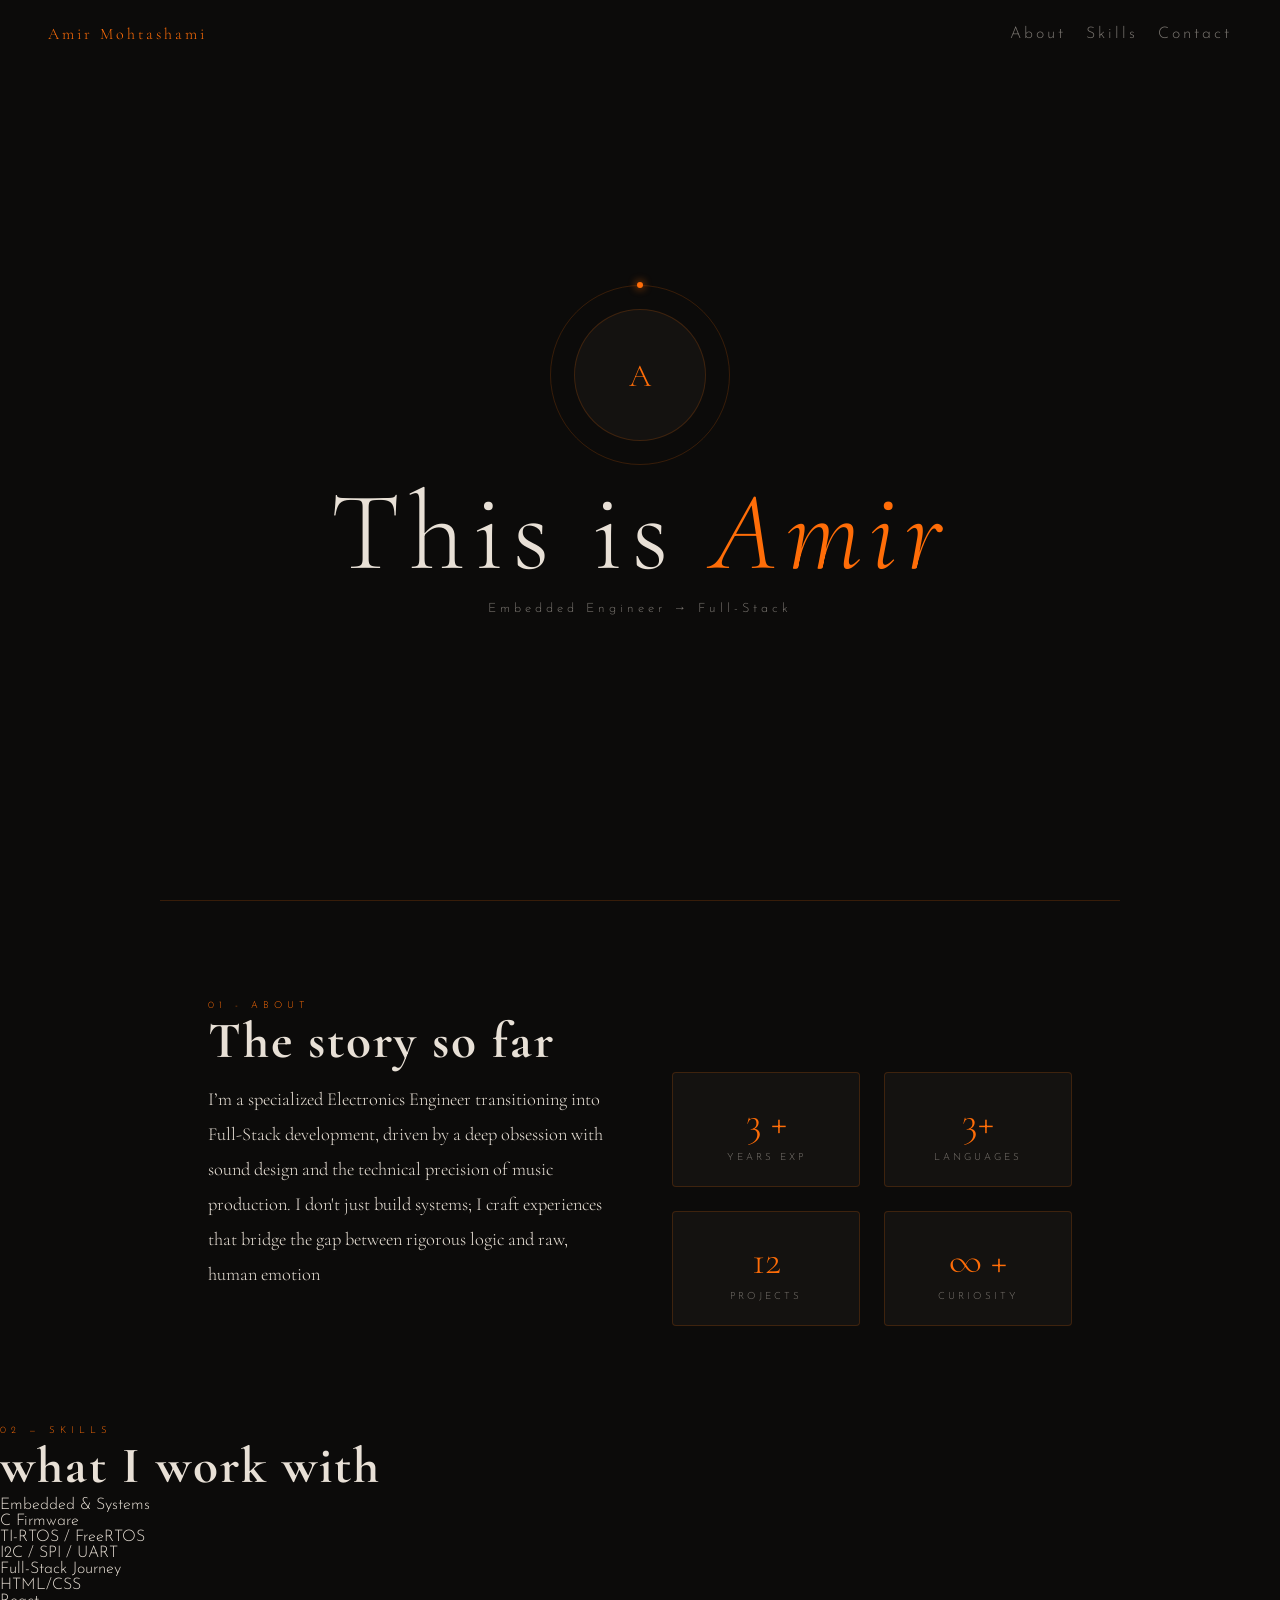
<file: index.html>
<!doctype html>
<html lang="en">
  <head>
    <meta charset="UTF-8" />
    <meta name="viewport" content="width=device-width, initial-scale=1.0" />
    <title>Amir — Portfolio</title>
    <link rel="stylesheet" href="./style.css" />
    <link rel="preconnect" href="https://fonts.googleapis.com" />
    <link rel="preconnect" href="https://fonts.gstatic.com" crossorigin />
    <link
      href="https://fonts.googleapis.com/css2?family=Cormorant+Garamond:ital,wght@0,300..700;1,300..700&family=Josefin+Sans:ital,wght@0,100..700;1,100..700&display=swap"
      rel="stylesheet"
    />
  </head>
  <body>
    <nav>
      <div class="nav-logo">Amir Mohtashami</div>
      <ul class="nav-links">
        <li><a href="#">About</a></li>
        <li><a href="#">Skills</a></li>
        <li><a href="#">Contact</a></li>
      </ul>
    </nav>
    <section id="hero">
      <div class="orbit-ring">
        <div class="orbit-dot"></div>
        <div class="orbit-avatar"><span>A</span></div>
      </div>
      <h1 class="hero-name">This is <em>Amir</em></h1>
      <p class="hero-role">Embedded Engineer <span>→</span> Full-Stack</p>
    </section>
    <section id="about">
      <div class="section-label">01 - About</div>
      <h2>The story so far</h2>
      <div class="about-grid">
        <div class="about-text">
          I’m a specialized Electronics Engineer transitioning into Full-Stack
          development, driven by a deep obsession with sound design and the
          technical precision of music production. I don't just build systems; I
          craft experiences that bridge the gap between rigorous logic and raw,
          human emotion
        </div>
        <div class="about-stats">
          <div class="stat-card">
            <div class="stat-number">3 +</div>
            <div class="stat-label">years exp</div>
          </div>
          <div class="stat-card">
            <div class="stat-number">3+</div>
            <div class="stat-label">languages</div>
          </div>
          <div class="stat-card">
            <div class="stat-number">12</div>
            <div class="stat-label">Projects</div>
          </div>
          <div class="stat-card">
            <div class="stat-number">∞ +</div>
            <div class="stat-label">Curiosity</div>
          </div>
        </div>
      </div>
    </section>

    <section id="skills">
      <div class="section-label">02 — Skills</div>
      <h2>what I work with</h2>
      <div class="skills-grid">
        <div class="skill-group">
          <div class="skill-group-title">Embedded & Systems</div>
          <div class="skill-list">
            <div class="skill-item">
              <div class="skill-name">C Firmware</div>
              <div class="skill-bar">
                <div class="skill-fill" data-width="95"></div>
              </div>
            </div>
            <div class="skill-item">
              <div class="skill-name">TI-RTOS / FreeRTOS</div>
              <div class="skill-bar">
                <div class="skill-fill" data-width="85"></div>
              </div>
            </div>

            <div class="skill-item">
              <div class="skill-name">I2C / SPI / UART</div>
              <div class="skill-bar">
                <div class="skill-fill" data-width="90"></div>
              </div>
            </div>
          </div>
        </div>

        <div class="skill-group">
          <div class="skill-group-title">Full-Stack Journey</div>
          <div class="skill-list">
            <div class="skill-item">
              <div class="skill-name">HTML/CSS</div>
              <div class="skill-bar">
                <div class="skill-fill" data-width="95"></div>
              </div>
            </div>

            <div class="skill-item">
              <div class="skill-name">React</div>
              <div class="skill-bar">
                <div class="skill-fill" data-width="85"></div>
              </div>
            </div>

            <div class="skill-item">
              <div class="skill-name">JavaScript</div>
              <div class="skill-bar">
                <div class="skill-fill" data-width="90"></div>
              </div>
            </div>
          </div>
        </div>
      </div>
    </section>
  </body>
</html>
</file>
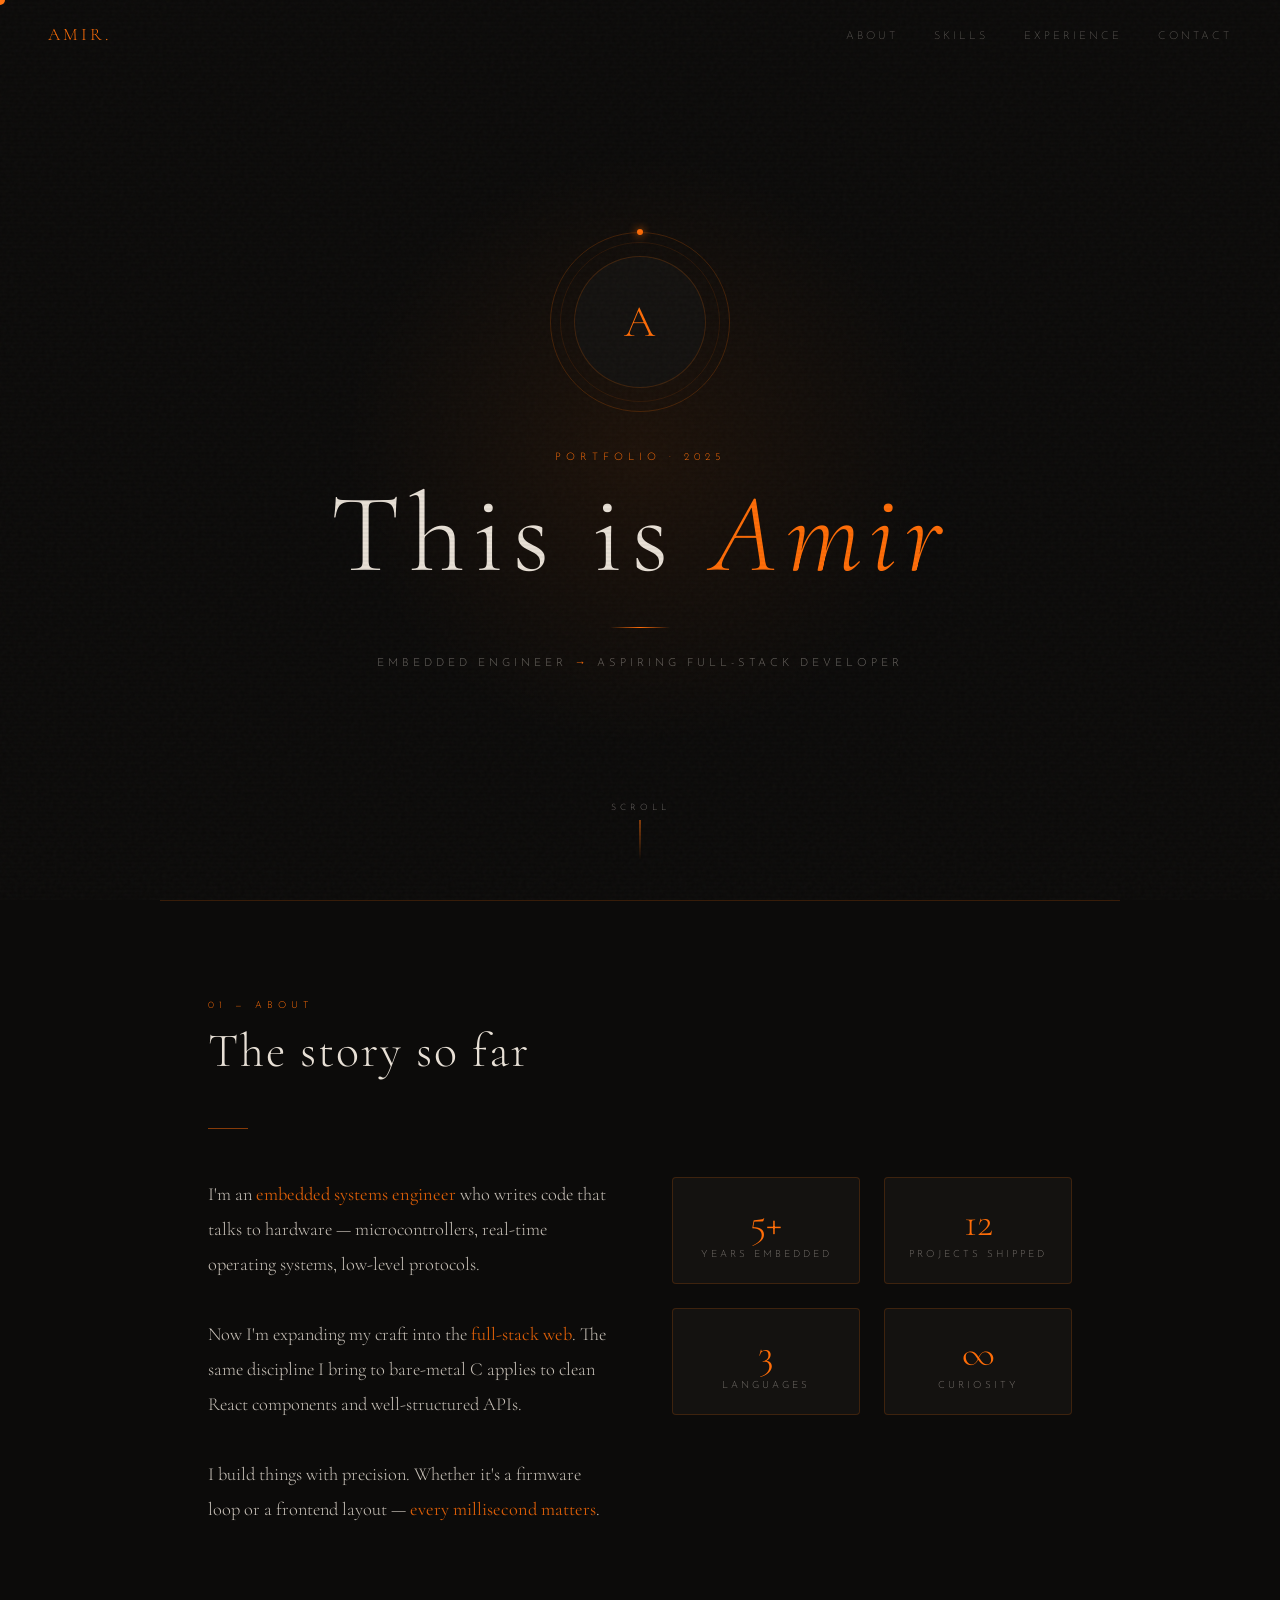
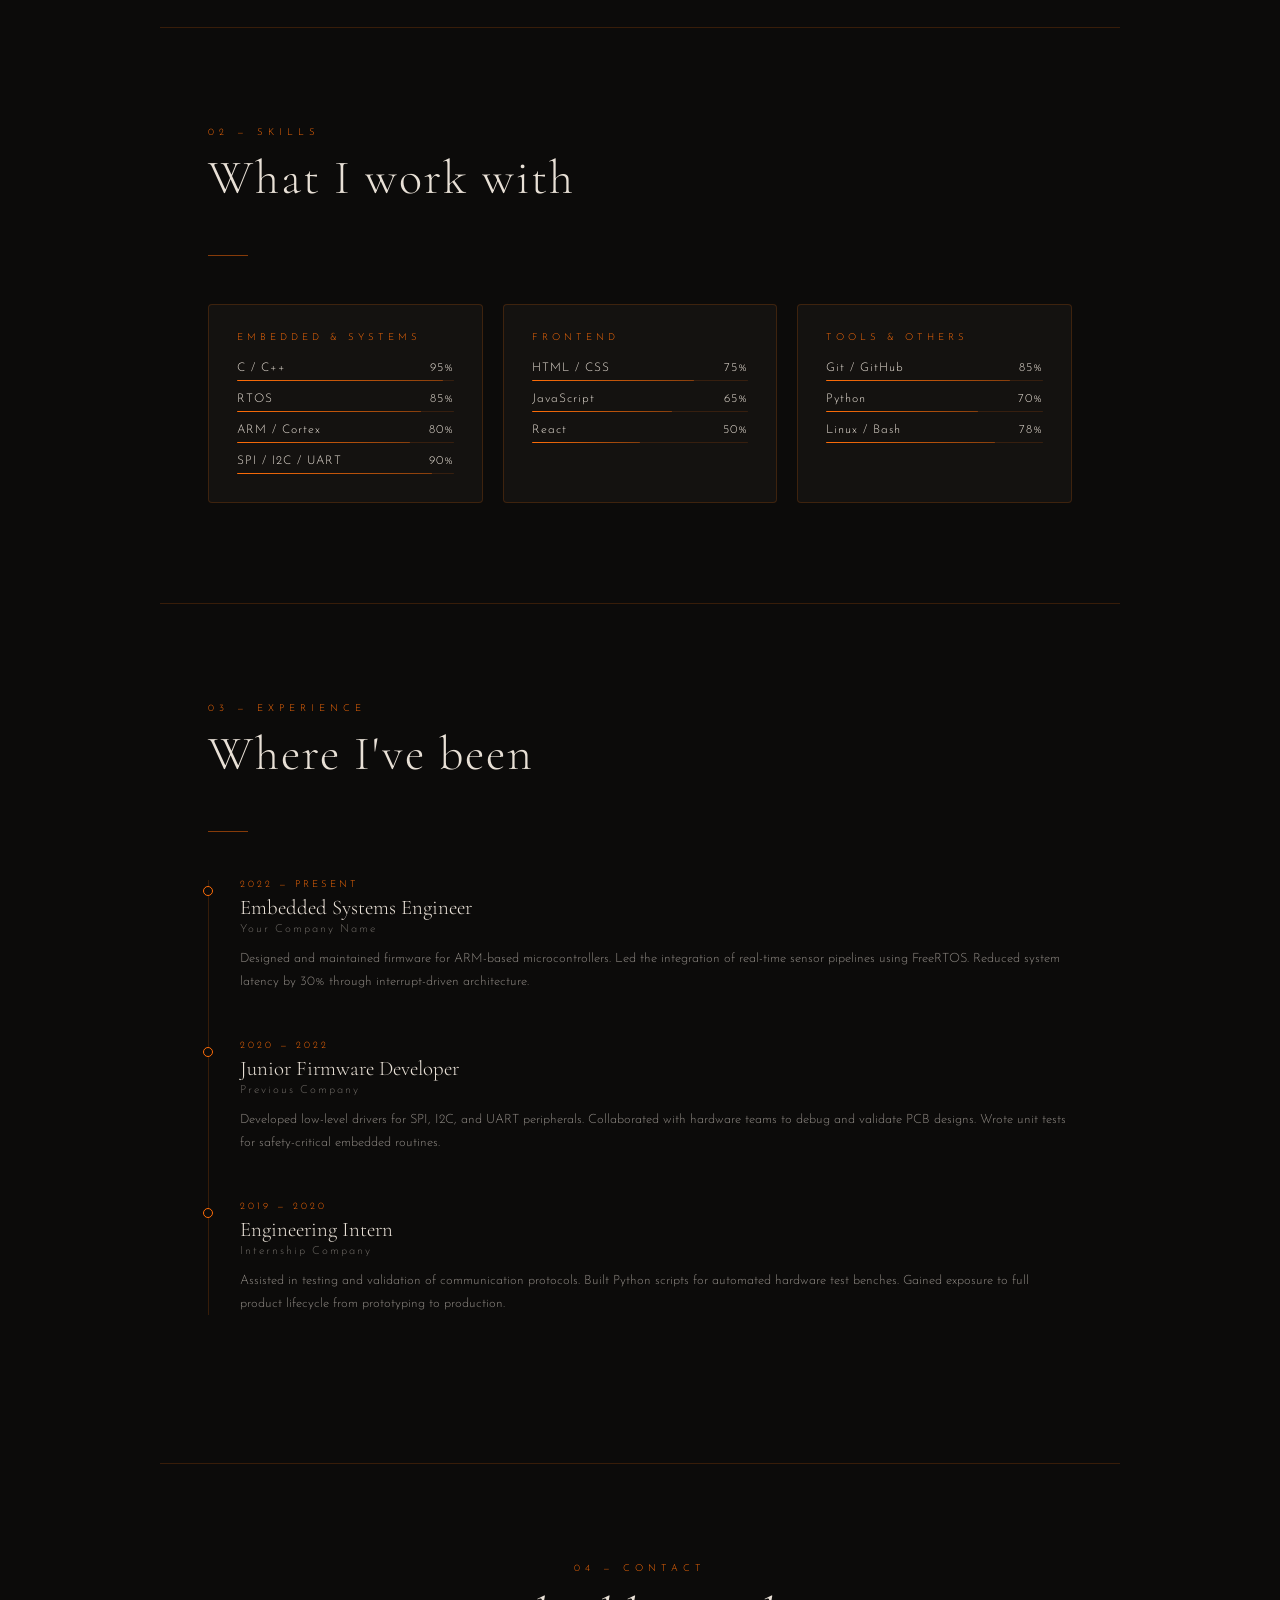
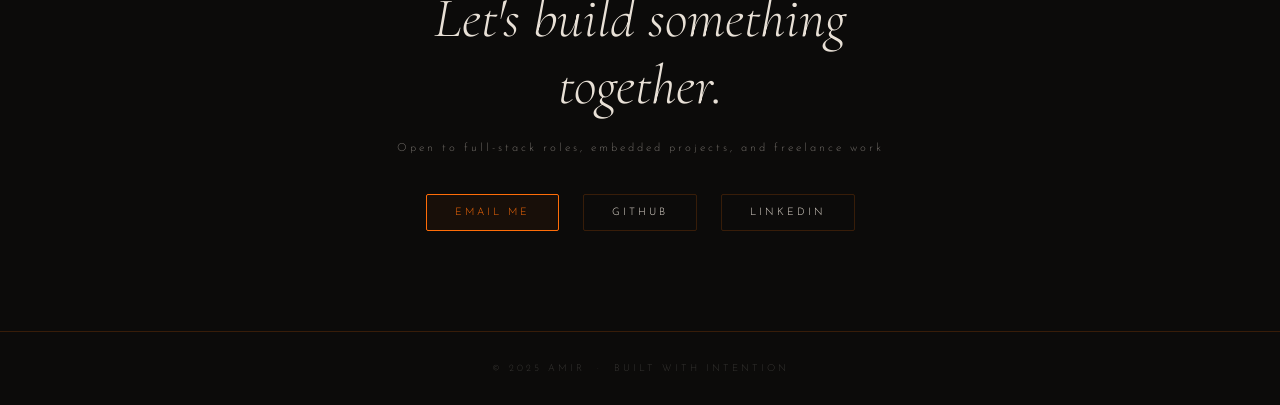
<file: solution.html>
<!doctype html>
<html lang="en">
  <head>
    <meta charset="UTF-8" />
    <meta name="viewport" content="width=device-width, initial-scale=1.0" />
    <title>Amir — Portfolio</title>
    <link rel="preconnect" href="https://fonts.googleapis.com" />
    <link rel="preconnect" href="https://fonts.gstatic.com" crossorigin />
    <link
      href="https://fonts.googleapis.com/css2?family=Cormorant+Garamond:ital,wght@0,300;0,400;1,300&family=Josefin+Sans:wght@200;300;400&display=swap"
      rel="stylesheet"
    />
    <style>
      /* ── Reset & base ── */
      *,
      *::before,
      *::after {
        box-sizing: border-box;
        margin: 0;
        padding: 0;
      }

      :root {
        --orange: #ff6d08;
        --orange-dim: rgba(255, 109, 8, 0.15);
        --orange-faint: rgba(255, 109, 8, 0.05);
        --dark: #0c0b0a;
        --surface: #141210;
        --border: rgba(255, 109, 8, 0.18);
        --text: #e8e0d6;
        --muted: rgba(232, 224, 214, 0.45);
        --sans: "Josefin Sans", sans-serif;
        --serif: "Cormorant Garamond", serif;
      }

      html {
        scroll-behavior: smooth;
      }

      body {
        background: var(--dark);
        color: var(--text);
        font-family: var(--sans);
        font-weight: 300;
        overflow-x: hidden;
        cursor: none;
      }

      /* ── Custom cursor ── */
      .cursor {
        width: 10px;
        height: 10px;
        background: var(--orange);
        border-radius: 50%;
        position: fixed;
        top: 0;
        left: 0;
        pointer-events: none;
        z-index: 9999;
        transform: translate(-50%, -50%);
        transition:
          transform 0.1s,
          width 0.25s,
          height 0.25s,
          background 0.25s;
        mix-blend-mode: screen;
      }
      .cursor.grow {
        width: 40px;
        height: 40px;
        background: rgba(255, 109, 8, 0.3);
      }

      /* ── Noise overlay ── */
      body::before {
        content: "";
        position: fixed;
        inset: 0;
        background-image: url("data:image/svg+xml,%3Csvg viewBox='0 0 256 256' xmlns='http://www.w3.org/2000/svg'%3E%3Cfilter id='noise'%3E%3CfeTurbulence type='fractalNoise' baseFrequency='0.9' numOctaves='4' stitchTiles='stitch'/%3E%3C/filter%3E%3Crect width='100%25' height='100%25' filter='url(%23noise)' opacity='1'/%3E%3C/svg%3E");
        opacity: 0.03;
        pointer-events: none;
        z-index: 1000;
      }

      /* ── Horizontal scanlines ── */
      body::after {
        content: "";
        position: fixed;
        inset: 0;
        background: repeating-linear-gradient(
          0deg,
          transparent,
          transparent 2px,
          rgba(0, 0, 0, 0.03) 2px,
          rgba(0, 0, 0, 0.03) 4px
        );
        pointer-events: none;
        z-index: 999;
      }

      /* ── NAV ── */
      nav {
        position: fixed;
        top: 0;
        left: 0;
        right: 0;
        z-index: 100;
        display: flex;
        justify-content: space-between;
        align-items: center;
        padding: 24px 48px;
        border-bottom: 1px solid transparent;
        transition:
          border-color 0.4s,
          background 0.4s;
      }
      nav.scrolled {
        background: rgba(12, 11, 10, 0.85);
        backdrop-filter: blur(12px);
        border-bottom-color: var(--border);
      }
      .nav-logo {
        font-family: var(--serif);
        font-size: 1.1rem;
        font-weight: 300;
        color: var(--orange);
        letter-spacing: 3px;
        opacity: 0;
        animation: fadeIn 1s 2.4s forwards;
      }
      .nav-links {
        display: flex;
        gap: 36px;
        list-style: none;
        opacity: 0;
        animation: fadeIn 1s 2.4s forwards;
      }
      .nav-links a {
        font-family: var(--sans);
        font-size: 0.68rem;
        font-weight: 200;
        letter-spacing: 3px;
        text-transform: uppercase;
        color: var(--muted);
        text-decoration: none;
        position: relative;
        transition: color 0.3s;
      }
      .nav-links a::after {
        content: "";
        position: absolute;
        bottom: -4px;
        left: 0;
        width: 0;
        height: 1px;
        background: var(--orange);
        transition: width 0.3s;
      }
      .nav-links a:hover {
        color: var(--orange);
      }
      .nav-links a:hover::after {
        width: 100%;
      }

      /* ── HERO SECTION ── */
      #hero {
        min-height: 100vh;
        display: flex;
        flex-direction: column;
        align-items: center;
        justify-content: center;
        position: relative;
        overflow: hidden;
        padding: 100px 24px;
      }

      /* Radial glow behind hero */
      #hero::before {
        content: "";
        position: absolute;
        width: 600px;
        height: 600px;
        background: radial-gradient(
          circle,
          rgba(255, 109, 8, 0.07) 0%,
          transparent 70%
        );
        border-radius: 50%;
        top: 50%;
        left: 50%;
        transform: translate(-50%, -50%);
        animation: breathe 6s ease-in-out infinite;
      }

      @keyframes breathe {
        0%,
        100% {
          transform: translate(-50%, -50%) scale(1);
          opacity: 0.7;
        }
        50% {
          transform: translate(-50%, -50%) scale(1.15);
          opacity: 1;
        }
      }

      /* Orbit ring */
      .orbit-ring {
        position: relative;
        width: 180px;
        height: 180px;
        margin-bottom: 40px;
        opacity: 0;
        animation: fadeIn 0.8s 0.3s forwards;
      }
      .orbit-ring::before,
      .orbit-ring::after {
        content: "";
        position: absolute;
        inset: 0;
        border-radius: 50%;
      }
      .orbit-ring::before {
        border: 1px solid rgba(255, 109, 8, 0.2);
        animation: spin 18s linear infinite;
      }
      .orbit-ring::after {
        inset: 10px;
        border: 1px solid rgba(255, 109, 8, 0.1);
        animation: spin 12s linear infinite reverse;
      }
      .orbit-dot {
        position: absolute;
        width: 6px;
        height: 6px;
        background: var(--orange);
        border-radius: 50%;
        top: 0;
        left: 50%;
        transform: translate(-50%, -50%);
        box-shadow: 0 0 8px var(--orange);
        animation: spin 18s linear infinite;
        transform-origin: 50% 90px;
      }
      .orbit-avatar {
        position: absolute;
        inset: 24px;
        border-radius: 50%;
        background: var(--surface);
        border: 1px solid var(--border);
        display: flex;
        align-items: center;
        justify-content: center;
        overflow: hidden;
      }
      .orbit-avatar img {
        width: 100%;
        height: 100%;
        object-fit: cover;
        filter: grayscale(30%) contrast(1.05);
      }
      .orbit-avatar .initials {
        font-family: var(--serif);
        font-size: 2.8rem;
        font-weight: 300;
        color: var(--orange);
        letter-spacing: 2px;
      }

      @keyframes spin {
        to {
          transform: rotate(360deg);
        }
      }

      /* Hero text */
      .hero-eyebrow {
        font-size: 0.65rem;
        letter-spacing: 5px;
        text-transform: uppercase;
        color: var(--orange);
        margin-bottom: 16px;
        opacity: 0;
        animation: slideUp 0.8s 0.6s forwards;
      }
      .hero-name {
        font-family: var(--serif);
        font-size: clamp(3.5rem, 9vw, 7rem);
        font-weight: 300;
        letter-spacing: 8px;
        color: var(--text);
        line-height: 1;
        margin-bottom: 8px;
        opacity: 0;
        animation: slideUp 0.9s 0.9s forwards;
      }
      .hero-name em {
        font-style: italic;
        color: var(--orange);
      }
      .hero-divider {
        width: 60px;
        height: 1px;
        background: linear-gradient(
          90deg,
          transparent,
          var(--orange),
          transparent
        );
        margin: 28px auto;
        opacity: 0;
        animation: fadeIn 0.8s 1.3s forwards;
      }
      .hero-role {
        font-size: 0.7rem;
        letter-spacing: 4px;
        text-transform: uppercase;
        color: var(--muted);
        opacity: 0;
        animation: slideUp 0.8s 1.5s forwards;
      }
      .hero-role span {
        color: var(--orange);
      }

      /* Scroll indicator */
      .scroll-hint {
        position: absolute;
        bottom: 40px;
        left: 50%;
        transform: translateX(-50%);
        display: flex;
        flex-direction: column;
        align-items: center;
        gap: 8px;
        opacity: 0;
        animation: fadeIn 1s 2.5s forwards;
      }
      .scroll-hint span {
        font-size: 0.55rem;
        letter-spacing: 4px;
        text-transform: uppercase;
        color: var(--muted);
      }
      .scroll-arrow {
        width: 1px;
        height: 40px;
        background: linear-gradient(to bottom, var(--orange), transparent);
        animation: scrollDrop 2s 2.5s ease-in-out infinite;
      }
      @keyframes scrollDrop {
        0% {
          transform: scaleY(0);
          transform-origin: top;
          opacity: 1;
        }
        50% {
          transform: scaleY(1);
          transform-origin: top;
          opacity: 1;
        }
        51% {
          transform-origin: bottom;
        }
        100% {
          transform: scaleY(0);
          transform-origin: bottom;
          opacity: 0;
        }
      }

      /* ── SECTION BASE ── */
      section {
        padding: 100px 48px;
        max-width: 960px;
        margin: 0 auto;
      }
      .section-label {
        font-size: 0.6rem;
        letter-spacing: 5px;
        text-transform: uppercase;
        color: var(--orange);
        margin-bottom: 12px;
      }
      .section-title {
        font-family: var(--serif);
        font-size: clamp(2rem, 4vw, 3rem);
        font-weight: 300;
        letter-spacing: 2px;
        margin-bottom: 48px;
        color: var(--text);
      }
      .section-divider {
        width: 40px;
        height: 1px;
        background: var(--orange);
        margin: 16px 0 48px;
        opacity: 0.5;
      }

      /* reveal animation */
      .reveal {
        opacity: 0;
        transform: translateY(28px);
        transition:
          opacity 0.7s ease,
          transform 0.7s ease;
      }
      .reveal.visible {
        opacity: 1;
        transform: translateY(0);
      }

      /* ── ABOUT SECTION ── */
      #about {
        border-top: 1px solid var(--border);
      }
      .about-grid {
        display: grid;
        grid-template-columns: 1fr 1fr;
        gap: 64px;
        align-items: start;
      }
      .about-text {
        font-family: var(--serif);
        font-size: 1.15rem;
        font-weight: 300;
        line-height: 1.9;
        color: var(--text);
        opacity: 0.85;
      }
      .about-text strong {
        color: var(--orange);
        font-weight: 400;
      }
      .about-stats {
        display: grid;
        grid-template-columns: 1fr 1fr;
        gap: 24px;
      }
      .stat-card {
        background: var(--surface);
        border: 1px solid var(--border);
        border-radius: 4px;
        padding: 24px;
        text-align: center;
        transition:
          border-color 0.3s,
          transform 0.3s;
      }
      .stat-card:hover {
        border-color: var(--orange);
        transform: translateY(-4px);
      }
      .stat-number {
        font-family: var(--serif);
        font-size: 2.5rem;
        font-weight: 300;
        color: var(--orange);
        line-height: 1;
      }
      .stat-label {
        font-size: 0.62rem;
        letter-spacing: 3px;
        text-transform: uppercase;
        color: var(--muted);
        margin-top: 8px;
      }

      /* ── SKILLS SECTION ── */
      #skills {
        border-top: 1px solid var(--border);
      }
      .skills-grid {
        display: grid;
        grid-template-columns: repeat(auto-fit, minmax(260px, 1fr));
        gap: 20px;
      }
      .skill-group {
        background: var(--surface);
        border: 1px solid var(--border);
        border-radius: 4px;
        padding: 28px;
        transition: border-color 0.3s;
      }
      .skill-group:hover {
        border-color: rgba(255, 109, 8, 0.5);
      }
      .skill-group-title {
        font-size: 0.6rem;
        letter-spacing: 4px;
        text-transform: uppercase;
        color: var(--orange);
        margin-bottom: 20px;
      }
      .skill-list {
        display: flex;
        flex-direction: column;
        gap: 12px;
      }
      .skill-item {
      }
      .skill-name {
        display: flex;
        justify-content: space-between;
        font-size: 0.75rem;
        letter-spacing: 1px;
        color: var(--text);
        margin-bottom: 6px;
      }
      .skill-bar {
        height: 1px;
        background: rgba(255, 109, 8, 0.15);
        border-radius: 1px;
        overflow: hidden;
      }
      .skill-fill {
        height: 100%;
        background: linear-gradient(
          90deg,
          var(--orange),
          rgba(255, 109, 8, 0.4)
        );
        width: 0;
        transition: width 1.2s cubic-bezier(0.4, 0, 0.2, 1);
        border-radius: 1px;
      }

      /* ── EXPERIENCE SECTION ── */
      #experience {
        border-top: 1px solid var(--border);
      }
      .timeline {
        position: relative;
        padding-left: 32px;
      }
      .timeline::before {
        content: "";
        position: absolute;
        left: 0;
        top: 0;
        bottom: 0;
        width: 1px;
        background: var(--border);
      }
      .timeline-item {
        position: relative;
        margin-bottom: 48px;
      }
      .timeline-item::before {
        content: "";
        position: absolute;
        left: -37px;
        top: 6px;
        width: 10px;
        height: 10px;
        border-radius: 50%;
        border: 1px solid var(--orange);
        background: var(--dark);
        transition: background 0.3s;
      }
      .timeline-item:hover::before {
        background: var(--orange);
      }
      .timeline-date {
        font-size: 0.6rem;
        letter-spacing: 3px;
        text-transform: uppercase;
        color: var(--orange);
        margin-bottom: 6px;
      }
      .timeline-role {
        font-family: var(--serif);
        font-size: 1.3rem;
        font-weight: 300;
        color: var(--text);
        margin-bottom: 4px;
      }
      .timeline-company {
        font-size: 0.7rem;
        letter-spacing: 2px;
        color: var(--muted);
        margin-bottom: 12px;
      }
      .timeline-desc {
        font-size: 0.8rem;
        line-height: 1.8;
        color: rgba(232, 224, 214, 0.6);
      }

      /* ── CONTACT SECTION ── */
      #contact {
        border-top: 1px solid var(--border);
        text-align: center;
      }
      .contact-inner {
        max-width: 560px;
        margin: 0 auto;
      }
      .contact-big {
        font-family: var(--serif);
        font-size: clamp(2rem, 5vw, 3.5rem);
        font-weight: 300;
        font-style: italic;
        color: var(--text);
        margin-bottom: 24px;
        line-height: 1.2;
      }
      .contact-sub {
        font-size: 0.7rem;
        letter-spacing: 3px;
        color: var(--muted);
        margin-bottom: 40px;
      }
      .contact-links {
        display: flex;
        justify-content: center;
        gap: 24px;
        flex-wrap: wrap;
      }
      .contact-link {
        font-size: 0.65rem;
        letter-spacing: 3px;
        text-transform: uppercase;
        color: var(--text);
        text-decoration: none;
        padding: 12px 28px;
        border: 1px solid var(--border);
        border-radius: 2px;
        transition:
          border-color 0.3s,
          color 0.3s,
          background 0.3s;
      }
      .contact-link:hover {
        border-color: var(--orange);
        color: var(--orange);
        background: var(--orange-faint);
      }
      .contact-link.primary {
        border-color: var(--orange);
        color: var(--orange);
        background: var(--orange-faint);
      }
      .contact-link.primary:hover {
        background: var(--orange-dim);
      }

      /* ── FOOTER ── */
      footer {
        text-align: center;
        padding: 32px;
        border-top: 1px solid var(--border);
        font-size: 0.6rem;
        letter-spacing: 3px;
        color: rgba(232, 224, 214, 0.2);
        text-transform: uppercase;
      }

      /* ── ANIMATIONS ── */
      @keyframes fadeIn {
        from {
          opacity: 0;
        }
        to {
          opacity: 1;
        }
      }
      @keyframes slideUp {
        from {
          opacity: 0;
          transform: translateY(20px);
        }
        to {
          opacity: 1;
          transform: translateY(0);
        }
      }

      /* ── RESPONSIVE ── */
      @media (max-width: 640px) {
        nav {
          padding: 20px 24px;
        }
        .about-grid {
          grid-template-columns: 1fr;
          gap: 40px;
        }
        section {
          padding: 64px 24px;
        }
        .nav-links {
          gap: 20px;
        }
      }
    </style>
  </head>
  <body>
    <!-- Custom cursor -->
    <div class="cursor" id="cursor"></div>

    <!-- Navigation -->
    <nav id="nav">
      <div class="nav-logo">AMIR.</div>
      <ul class="nav-links">
        <li><a href="#about">About</a></li>
        <li><a href="#skills">Skills</a></li>
        <li><a href="#experience">Experience</a></li>
        <li><a href="#contact">Contact</a></li>
      </ul>
    </nav>

    <!-- Hero -->
    <section id="hero">
      <div class="orbit-ring">
        <div class="orbit-dot"></div>
        <div class="orbit-avatar">
          <!-- Replace src with your actual photo path -->
          <!-- <img src="./assets/images/Amir.jpg" alt="Amir" /> -->
          <span class="initials">A</span>
        </div>
      </div>
      <div class="hero-eyebrow">Portfolio · 2025</div>
      <h1 class="hero-name">This is <em>Amir</em></h1>
      <div class="hero-divider"></div>
      <p class="hero-role">
        Embedded Engineer <span>→</span> Aspiring Full-Stack Developer
      </p>
      <div class="scroll-hint">
        <span>Scroll</span>
        <div class="scroll-arrow"></div>
      </div>
    </section>

    <!-- About -->
    <section id="about">
      <div class="reveal">
        <div class="section-label">01 — About</div>
        <h2 class="section-title">The story so far</h2>
        <div class="section-divider"></div>
      </div>
      <div class="about-grid">
        <div class="reveal">
          <p class="about-text">
            I'm an <strong>embedded systems engineer</strong> who writes code
            that talks to hardware — microcontrollers, real-time operating
            systems, low-level protocols. <br /><br />
            Now I'm expanding my craft into the <strong>full-stack web</strong>.
            The same discipline I bring to bare-metal C applies to clean React
            components and well-structured APIs. <br /><br />
            I build things with precision. Whether it's a firmware loop or a
            frontend layout — <strong>every millisecond matters</strong>.
          </p>
        </div>
        <div class="about-stats reveal">
          <div class="stat-card">
            <div class="stat-number">5+</div>
            <div class="stat-label">Years embedded</div>
          </div>
          <div class="stat-card">
            <div class="stat-number">12</div>
            <div class="stat-label">Projects shipped</div>
          </div>
          <div class="stat-card">
            <div class="stat-number">3</div>
            <div class="stat-label">Languages</div>
          </div>
          <div class="stat-card">
            <div class="stat-number">∞</div>
            <div class="stat-label">Curiosity</div>
          </div>
        </div>
      </div>
    </section>

    <!-- Skills -->
    <section id="skills">
      <div class="reveal">
        <div class="section-label">02 — Skills</div>
        <h2 class="section-title">What I work with</h2>
        <div class="section-divider"></div>
      </div>
      <div class="skills-grid">
        <div class="skill-group reveal">
          <div class="skill-group-title">Embedded & Systems</div>
          <div class="skill-list">
            <div class="skill-item">
              <div class="skill-name"><span>C / C++</span><span>95%</span></div>
              <div class="skill-bar">
                <div class="skill-fill" data-width="95"></div>
              </div>
            </div>
            <div class="skill-item">
              <div class="skill-name"><span>RTOS</span><span>85%</span></div>
              <div class="skill-bar">
                <div class="skill-fill" data-width="85"></div>
              </div>
            </div>
            <div class="skill-item">
              <div class="skill-name">
                <span>ARM / Cortex</span><span>80%</span>
              </div>
              <div class="skill-bar">
                <div class="skill-fill" data-width="80"></div>
              </div>
            </div>
            <div class="skill-item">
              <div class="skill-name">
                <span>SPI / I2C / UART</span><span>90%</span>
              </div>
              <div class="skill-bar">
                <div class="skill-fill" data-width="90"></div>
              </div>
            </div>
          </div>
        </div>
        <div class="skill-group reveal">
          <div class="skill-group-title">Frontend</div>
          <div class="skill-list">
            <div class="skill-item">
              <div class="skill-name">
                <span>HTML / CSS</span><span>75%</span>
              </div>
              <div class="skill-bar">
                <div class="skill-fill" data-width="75"></div>
              </div>
            </div>
            <div class="skill-item">
              <div class="skill-name">
                <span>JavaScript</span><span>65%</span>
              </div>
              <div class="skill-bar">
                <div class="skill-fill" data-width="65"></div>
              </div>
            </div>
            <div class="skill-item">
              <div class="skill-name"><span>React</span><span>50%</span></div>
              <div class="skill-bar">
                <div class="skill-fill" data-width="50"></div>
              </div>
            </div>
          </div>
        </div>
        <div class="skill-group reveal">
          <div class="skill-group-title">Tools & Others</div>
          <div class="skill-list">
            <div class="skill-item">
              <div class="skill-name">
                <span>Git / GitHub</span><span>85%</span>
              </div>
              <div class="skill-bar">
                <div class="skill-fill" data-width="85"></div>
              </div>
            </div>
            <div class="skill-item">
              <div class="skill-name"><span>Python</span><span>70%</span></div>
              <div class="skill-bar">
                <div class="skill-fill" data-width="70"></div>
              </div>
            </div>
            <div class="skill-item">
              <div class="skill-name">
                <span>Linux / Bash</span><span>78%</span>
              </div>
              <div class="skill-bar">
                <div class="skill-fill" data-width="78"></div>
              </div>
            </div>
          </div>
        </div>
      </div>
    </section>

    <!-- Experience -->
    <section id="experience">
      <div class="reveal">
        <div class="section-label">03 — Experience</div>
        <h2 class="section-title">Where I've been</h2>
        <div class="section-divider"></div>
      </div>
      <div class="timeline reveal">
        <div class="timeline-item">
          <div class="timeline-date">2022 — Present</div>
          <div class="timeline-role">Embedded Systems Engineer</div>
          <div class="timeline-company">Your Company Name</div>
          <div class="timeline-desc">
            Designed and maintained firmware for ARM-based microcontrollers. Led
            the integration of real-time sensor pipelines using FreeRTOS.
            Reduced system latency by 30% through interrupt-driven architecture.
          </div>
        </div>
        <div class="timeline-item">
          <div class="timeline-date">2020 — 2022</div>
          <div class="timeline-role">Junior Firmware Developer</div>
          <div class="timeline-company">Previous Company</div>
          <div class="timeline-desc">
            Developed low-level drivers for SPI, I2C, and UART peripherals.
            Collaborated with hardware teams to debug and validate PCB designs.
            Wrote unit tests for safety-critical embedded routines.
          </div>
        </div>
        <div class="timeline-item">
          <div class="timeline-date">2019 — 2020</div>
          <div class="timeline-role">Engineering Intern</div>
          <div class="timeline-company">Internship Company</div>
          <div class="timeline-desc">
            Assisted in testing and validation of communication protocols. Built
            Python scripts for automated hardware test benches. Gained exposure
            to full product lifecycle from prototyping to production.
          </div>
        </div>
      </div>
    </section>

    <!-- Contact -->
    <section id="contact">
      <div class="contact-inner">
        <div class="reveal">
          <div class="section-label">04 — Contact</div>
          <div class="contact-big">Let's build something together.</div>
          <div class="contact-sub">
            Open to full-stack roles, embedded projects, and freelance work
          </div>
          <div class="contact-links">
            <a href="mailto:amir@email.com" class="contact-link primary"
              >Email me</a
            >
            <a href="https://github.com/" class="contact-link" target="_blank"
              >GitHub</a
            >
            <a href="https://linkedin.com/" class="contact-link" target="_blank"
              >LinkedIn</a
            >
          </div>
        </div>
      </div>
    </section>

    <footer>&copy; 2025 Amir &nbsp;·&nbsp; Built with intention</footer>

    <script>
      // Custom cursor
      const cursor = document.getElementById("cursor");
      document.addEventListener("mousemove", (e) => {
        cursor.style.left = e.clientX + "px";
        cursor.style.top = e.clientY + "px";
      });
      document
        .querySelectorAll("a, button, .stat-card, .skill-group")
        .forEach((el) => {
          el.addEventListener("mouseenter", () => cursor.classList.add("grow"));
          el.addEventListener("mouseleave", () =>
            cursor.classList.remove("grow"),
          );
        });

      // Nav scroll effect
      const nav = document.getElementById("nav");
      window.addEventListener("scroll", () => {
        nav.classList.toggle("scrolled", window.scrollY > 60);
      });

      // Intersection observer for reveal animations
      const reveals = document.querySelectorAll(".reveal");
      const observer = new IntersectionObserver(
        (entries) => {
          entries.forEach((entry, i) => {
            if (entry.isIntersecting) {
              setTimeout(() => {
                entry.target.classList.add("visible");
                // Also trigger skill bars inside this element
                entry.target.querySelectorAll(".skill-fill").forEach((bar) => {
                  bar.style.width = bar.dataset.width + "%";
                });
              }, 100);
            }
          });
        },
        { threshold: 0.15 },
      );
      reveals.forEach((el) => observer.observe(el));
    </script>
  </body>
</html>
</file>
<file: style.css>
*, *::before, *::after {
        box-sizing: border-box;
        margin: 0;
        padding: 0;
    }

    :root {
        --orange : #ff6d08;
        --dark : #0c0b0a;
        --surface : #141210;
        --text : #e8e0d6;
        --muted : rgba(232, 224, 214, 0.5);
        --border : rgba(255, 109, 8, 0.18);
        --sans : 'Josefin Sans', sans-serif;
        --serif: 'Cormorant Garamond', serif;

    }

    body {
        background:var(--dark) ;
        color: var(--text);
        font-family: var(--sans);
        font-weight: 300;
        overflow-x: hidden;
    }


    .hero-name {
        font-family: var(--serif);
        font-weight: 300;
        font-size: clamp(3.5rem, 9vw, 7rem);
        letter-spacing: 8px;
        opacity: 0;
        animation: slideUp 0.9s 0.9s forwards;
    }
    nav {
        display: flex;
        justify-content: space-between; 
        align-items:center;
        z-index: 1;
        padding: 24px 48px;
        position: fixed;
        top: 0;
        left: 0;
        right: 0;
    }

    .nav-logo {
        font-family: var(--serif);
        color: var(--orange);
        letter-spacing: 3px;
    }

    .nav-links {
        list-style: none;
        display: flex;
        gap: 20px;    }

    .nav-links a {
        text-decoration: none;
        color: var(--muted);
        font-family: var(--sans);
        letter-spacing: 3px;
        transition: color 0.3s;

    }

    .nav-links a:hover{

        color: var(--orange);
    }

    #hero {
        min-height: 100vh;
        display: flex;
        flex-direction: column;
        justify-content: center;
        align-items: center;

    }


    .hero-name em {
        color: var(--orange);
    }

    .hero-role {
        color: var(--muted);
        font-size: 0.8rem;
        letter-spacing: 4px;
        opacity: 0;
        animation: slideUp 0.8s 1.5s forwards;

    }

    .orbit-ring {
        height: 180px;
        width: 180px;
        position: relative;
        opacity: 0;
        animation: fadeIn 0.8s 0.3s forwards;
    }

    .orbit-avatar {
        position: absolute;
        inset: 24px;
        border-radius: 50%;
        background: var(--surface);
        border: 1px solid var(--border);
        display: flex;
        justify-content: center;
        align-items: center;

    }

    .orbit-avatar span {
        font-family: var(--serif);
        color: var(--orange);
        font-size: 2rem;
    }

    .orbit-ring::before {
        content: '';
        position: absolute;
        inset: 0px;
        border-radius: 50%;
        border: 1px solid var(--border);
        animation: spin 18s linear infinite;
    }

      .orbit-dot {
        position: absolute;
        width: 6px;
        height: 6px;
        background: var(--orange);
        border-radius: 50%;
        top: 0;
        left: 50%;
        transform: translate(-50%, -50%);
        box-shadow: 0 0 8px var(--orange);
        animation: spin 18s linear infinite;
        transform-origin: 50% 90px;
      }

      #about {
        padding: 100px 48px;
        border-top: 1px solid var(--border);
        margin: 0px auto;
        max-width: 960px;
      }

      .section-label {
        font-size: 0.6rem;
        letter-spacing: 5px;
        text-transform: uppercase;
        color: var(--orange);
      }


      h2 {
        font-family: var(--serif);
        font-size: clamp(2rem, 4vw, 3.5rem);
        letter-spacing: 2px;
        }
        .about-grid {
            display: grid;
            grid-template-columns: 1fr 1fr;
            gap: 64px; 
        }

        .stat-card {
            background: var(--surface);
            border: 1px solid var(--border);
            padding: 24px;
            text-align: center;
            border-radius: 4px;
            transition: border-color 0.3s ease-in-out, transform 0.3s ease-in-out;
        }
        .stat-card:hover {
            border-color: var(--orange);
            transform: translateY(-4px);
        }
        .stat-number {
            font-family: var(--serif);
            font-size: 2.5rem;
            font-weight: 300;
            color: var(--orange);
        }



        .stat-label {
            font-size: 0.62rem;
            letter-spacing: 3px;
            text-transform: uppercase;
            color: var(--muted);
            margin-top: 8px;

        }
        
        .about-stats {
            display: grid;
            grid-template-columns: 1fr 1fr;
            gap: 24px;
        }

        .about-text {
            font-family: var(--serif);
            font-size: 1.15rem;
            line-height: 1.9;
            color: var(--text);
            margin-top: 10px;

        }


        #skills {
            
        }


    @keyframes spin {
  to { transform: rotate(360deg); }
}

@keyframes slideUp {
    from {
        opacity: 0; transform: translateY(20px);
    }
    to {
        opacity: 1; transform:translateY(0px) ;
    }
}

@keyframes fadeIn {
    from {
        opacity: 0;
    }
    to {
        opacity: 1;
    }
}
</file>
